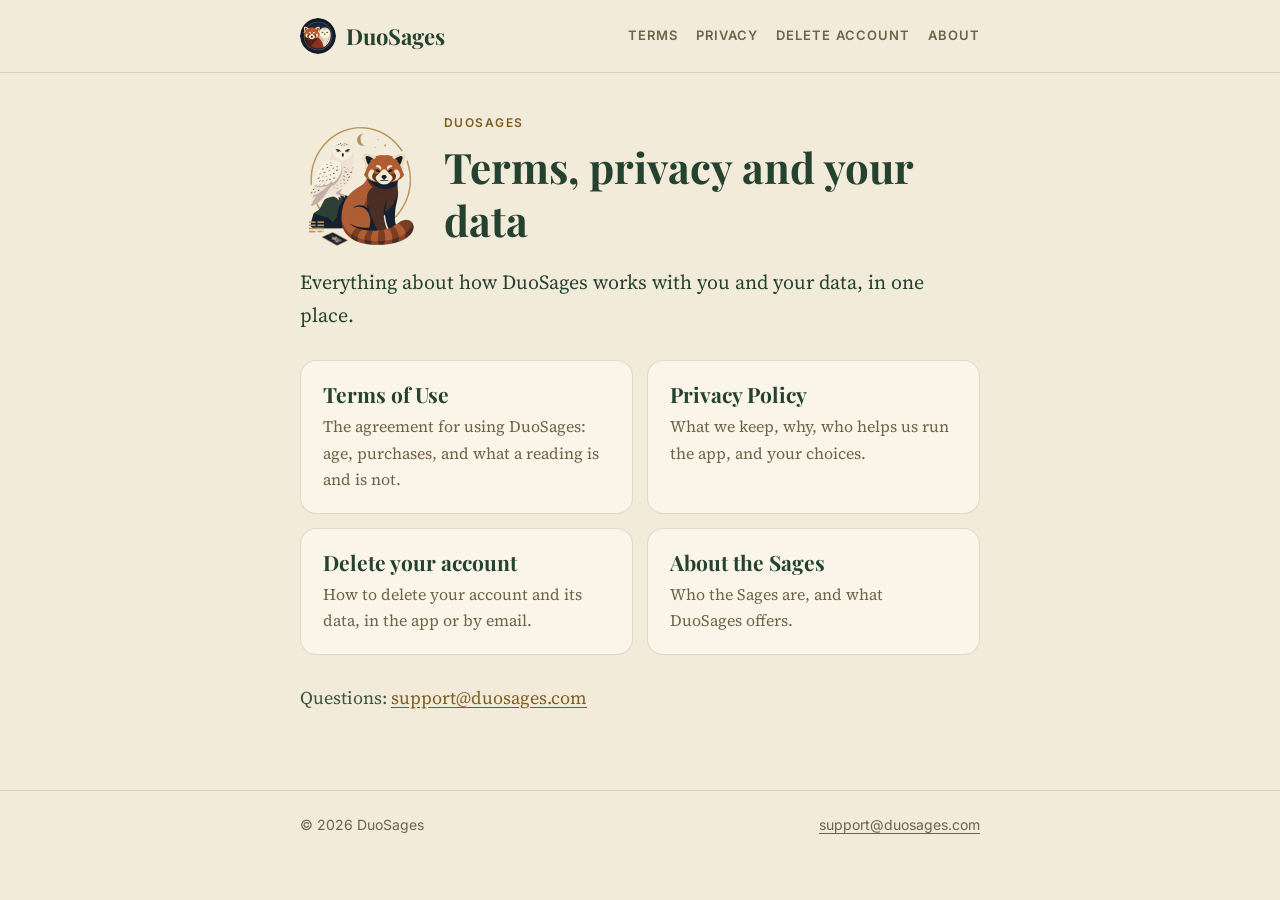
<file: index.html>
<!doctype html>
<html lang="en">
<head>
  <meta charset="utf-8">
  <meta name="viewport" content="width=device-width, initial-scale=1">
  <title>DuoSages · Terms, privacy and your data</title>
  <meta name="description" content="Terms of Use, Privacy Policy and account deletion for the DuoSages app.">
  <meta name="theme-color" content="#f2ebda" media="(prefers-color-scheme: light)">
  <meta name="theme-color" content="#0e1912" media="(prefers-color-scheme: dark)">
  <link rel="icon" href="/assets/avatar.png" type="image/png">
  <link rel="preconnect" href="https://fonts.googleapis.com">
  <link rel="preconnect" href="https://fonts.gstatic.com" crossorigin>
  <link href="https://fonts.googleapis.com/css2?family=Inter:wght@400;600&family=Playfair+Display:wght@600;700&family=Source+Serif+4:opsz,wght@8..60,400;8..60,600&display=swap" rel="stylesheet">
  <link rel="stylesheet" href="/assets/site.css">
</head>
<body>
  <header class="site">
    <div class="wrap">
      <a class="brand" href="/"><img src="/assets/avatar.png" alt="" width="36" height="36">DuoSages</a>
      <nav class="site" aria-label="Pages">
      <a href="/terms">Terms</a>
      <a href="/privacy">Privacy</a>
      <a href="/delete-account">Delete account</a>
      <a href="/about">About</a>
      </nav>
    </div>
  </header>
  <main>
    <div class="wrap">
<div class="hero">
  <img src="/assets/mascot.png" alt="The DuoSages owl and red panda" width="120" height="120">
  <div>
    <p class="eyebrow">DuoSages</p>
    <h1>Terms, privacy and your data</h1>
  </div>
</div>

<p class="lede">Everything about how DuoSages works with you and your data, in one place.</p>

<div class="cards">
  <a class="card" href="/terms">
    <h2>Terms of Use</h2>
    <p>The agreement for using DuoSages: age, purchases, and what a reading is and is not.</p>
  </a>
  <a class="card" href="/privacy">
    <h2>Privacy Policy</h2>
    <p>What we keep, why, who helps us run the app, and your choices.</p>
  </a>
  <a class="card" href="/delete-account">
    <h2>Delete your account</h2>
    <p>How to delete your account and its data, in the app or by email.</p>
  </a>
  <a class="card" href="/about">
    <h2>About the Sages</h2>
    <p>Who the Sages are, and what DuoSages offers.</p>
  </a>
</div>

<p>Questions: <a href="mailto:support@duosages.com">support@duosages.com</a></p>
    </div>
  </main>
  <footer class="site">
    <div class="wrap">
      <span>&copy; 2026 DuoSages</span>
      <span><a href="mailto:support@duosages.com">support@duosages.com</a></span>
    </div>
  </footer>
</body>
</html>
</file>
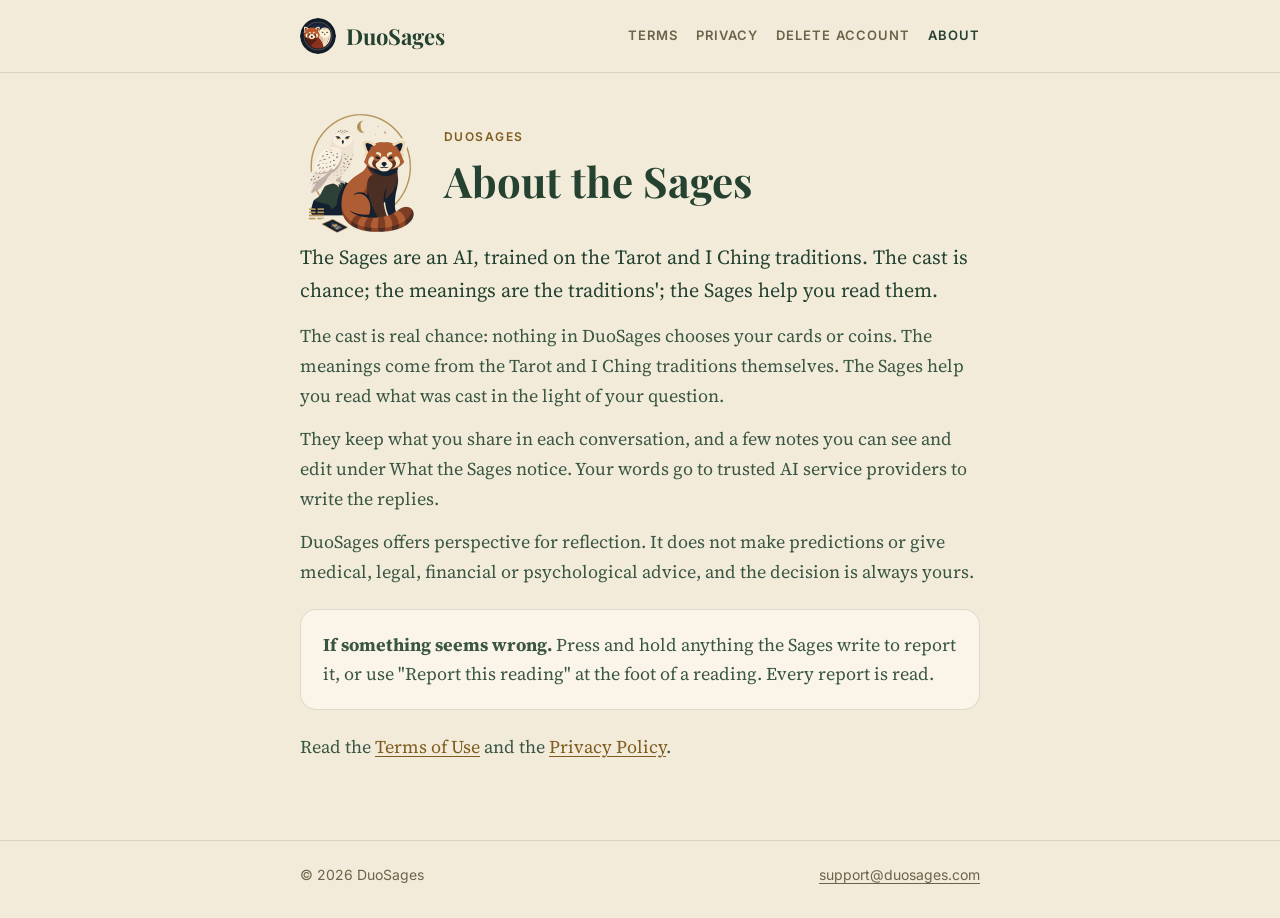
<file: about/index.html>
<!doctype html>
<html lang="en">
<head>
  <meta charset="utf-8">
  <meta name="viewport" content="width=device-width, initial-scale=1">
  <title>About the Sages · DuoSages</title>
  <meta name="description" content="Who the Sages are, and what DuoSages offers.">
  <meta name="theme-color" content="#f2ebda" media="(prefers-color-scheme: light)">
  <meta name="theme-color" content="#0e1912" media="(prefers-color-scheme: dark)">
  <link rel="icon" href="/assets/avatar.png" type="image/png">
  <link rel="preconnect" href="https://fonts.googleapis.com">
  <link rel="preconnect" href="https://fonts.gstatic.com" crossorigin>
  <link href="https://fonts.googleapis.com/css2?family=Inter:wght@400;600&family=Playfair+Display:wght@600;700&family=Source+Serif+4:opsz,wght@8..60,400;8..60,600&display=swap" rel="stylesheet">
  <link rel="stylesheet" href="/assets/site.css">
</head>
<body>
  <header class="site">
    <div class="wrap">
      <a class="brand" href="/"><img src="/assets/avatar.png" alt="" width="36" height="36">DuoSages</a>
      <nav class="site" aria-label="Pages">
      <a href="/terms">Terms</a>
      <a href="/privacy">Privacy</a>
      <a href="/delete-account">Delete account</a>
      <a href="/about" aria-current="page">About</a>
      </nav>
    </div>
  </header>
  <main>
    <div class="wrap">
<div class="hero">
  <img src="/assets/mascot.png" alt="The DuoSages owl and red panda" width="120" height="120">
  <div>
    <p class="eyebrow">DuoSages</p>
    <h1>About the Sages</h1>
  </div>
</div>

<p class="lede">The Sages are an AI, trained on the Tarot and I Ching traditions. The cast is chance; the meanings are the traditions'; the Sages help you read them.</p>

<p>The cast is real chance: nothing in DuoSages chooses your cards or coins. The meanings come from the Tarot and I Ching traditions themselves. The Sages help you read what was cast in the light of your question.</p>

<p>They keep what you share in each conversation, and a few notes you can see and edit under What the Sages notice. Your words go to trusted AI service providers to write the replies.</p>

<p>DuoSages offers perspective for reflection. It does not make predictions or give medical, legal, financial or psychological advice, and the decision is always yours.</p>

<div class="card">
  <p><strong>If something seems wrong.</strong> Press and hold anything the Sages write to report it, or use "Report this reading" at the foot of a reading. Every report is read.</p>
</div>

<p>Read the <a href="/terms">Terms of Use</a> and the <a href="/privacy">Privacy Policy</a>.</p>
    </div>
  </main>
  <footer class="site">
    <div class="wrap">
      <span>&copy; 2026 DuoSages</span>
      <span><a href="mailto:support@duosages.com">support@duosages.com</a></span>
    </div>
  </footer>
</body>
</html>
</file>
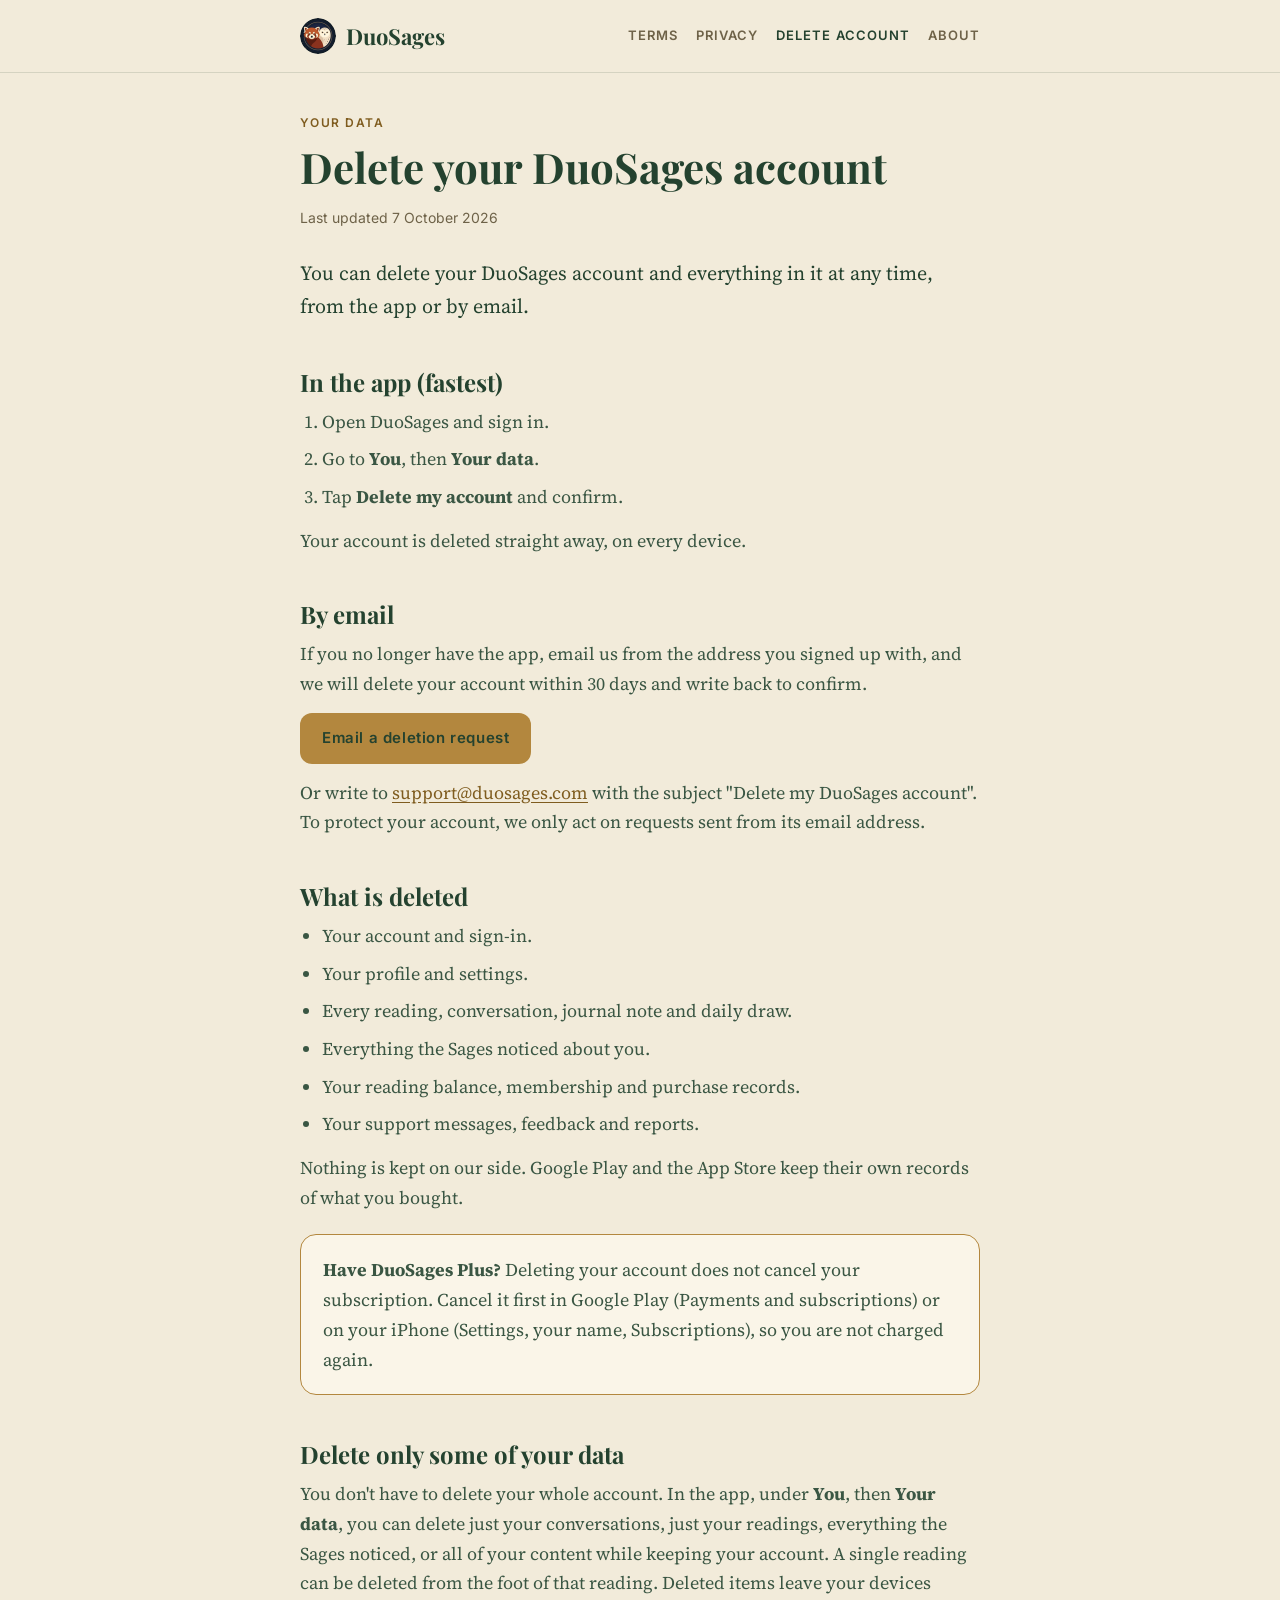
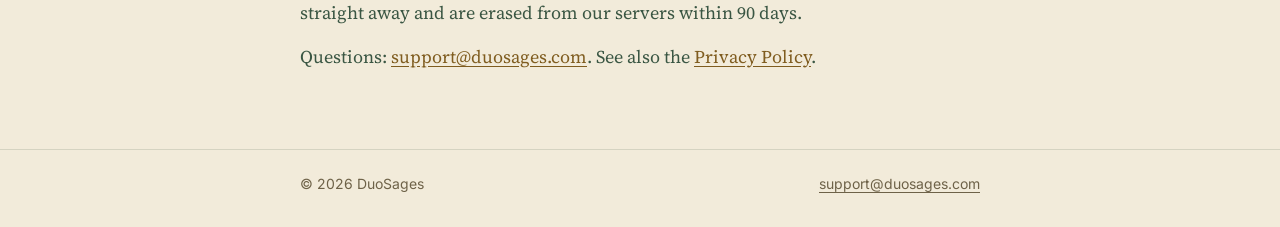
<file: delete-account/index.html>
<!doctype html>
<html lang="en">
<head>
  <meta charset="utf-8">
  <meta name="viewport" content="width=device-width, initial-scale=1">
  <title>Delete your account · DuoSages</title>
  <meta name="description" content="How to delete your DuoSages account and its data, in the app or by email.">
  <meta name="theme-color" content="#f2ebda" media="(prefers-color-scheme: light)">
  <meta name="theme-color" content="#0e1912" media="(prefers-color-scheme: dark)">
  <link rel="icon" href="/assets/avatar.png" type="image/png">
  <link rel="preconnect" href="https://fonts.googleapis.com">
  <link rel="preconnect" href="https://fonts.gstatic.com" crossorigin>
  <link href="https://fonts.googleapis.com/css2?family=Inter:wght@400;600&family=Playfair+Display:wght@600;700&family=Source+Serif+4:opsz,wght@8..60,400;8..60,600&display=swap" rel="stylesheet">
  <link rel="stylesheet" href="/assets/site.css">
</head>
<body>
  <header class="site">
    <div class="wrap">
      <a class="brand" href="/"><img src="/assets/avatar.png" alt="" width="36" height="36">DuoSages</a>
      <nav class="site" aria-label="Pages">
      <a href="/terms">Terms</a>
      <a href="/privacy">Privacy</a>
      <a href="/delete-account" aria-current="page">Delete account</a>
      <a href="/about">About</a>
      </nav>
    </div>
  </header>
  <main>
    <div class="wrap">
<p class="eyebrow">Your data</p>
<h1>Delete your DuoSages account</h1>
<p class="updated">Last updated 7 October 2026</p>

<p class="lede">You can delete your DuoSages account and everything in it at any time, from the app or by email.</p>

<h2>In the app (fastest)</h2>
<ol>
  <li>Open DuoSages and sign in.</li>
  <li>Go to <strong>You</strong>, then <strong>Your data</strong>.</li>
  <li>Tap <strong>Delete my account</strong> and confirm.</li>
</ol>
<p>Your account is deleted straight away, on every device.</p>

<h2>By email</h2>
<p>If you no longer have the app, email us from the address you signed up with, and we will delete your account within 30 days and write back to confirm.</p>
<p><a class="button" href="mailto:support@duosages.com?subject=Delete%20my%20DuoSages%20account&amp;body=Please%20delete%20my%20DuoSages%20account%20and%20all%20of%20its%20data.%20I%20am%20writing%20from%20the%20email%20address%20I%20signed%20up%20with.">Email a deletion request</a></p>
<p>Or write to <a href="mailto:support@duosages.com">support@duosages.com</a> with the subject "Delete my DuoSages account". To protect your account, we only act on requests sent from its email address.</p>

<h2>What is deleted</h2>
<ul>
  <li>Your account and sign-in.</li>
  <li>Your profile and settings.</li>
  <li>Every reading, conversation, journal note and daily draw.</li>
  <li>Everything the Sages noticed about you.</li>
  <li>Your reading balance, membership and purchase records.</li>
  <li>Your support messages, feedback and reports.</li>
</ul>
<p>Nothing is kept on our side. Google Play and the App Store keep their own records of what you bought.</p>

<div class="card gold">
  <p><strong>Have DuoSages Plus?</strong> Deleting your account does not cancel your subscription. Cancel it first in Google Play (Payments and subscriptions) or on your iPhone (Settings, your name, Subscriptions), so you are not charged again.</p>
</div>

<h2>Delete only some of your data</h2>
<p>You don't have to delete your whole account. In the app, under <strong>You</strong>, then <strong>Your data</strong>, you can delete just your conversations, just your readings, everything the Sages noticed, or all of your content while keeping your account. A single reading can be deleted from the foot of that reading. Deleted items leave your devices straight away and are erased from our servers within 90 days.</p>

<p>Questions: <a href="mailto:support@duosages.com">support@duosages.com</a>. See also the <a href="/privacy">Privacy Policy</a>.</p>
    </div>
  </main>
  <footer class="site">
    <div class="wrap">
      <span>&copy; 2026 DuoSages</span>
      <span><a href="mailto:support@duosages.com">support@duosages.com</a></span>
    </div>
  </footer>
</body>
</html>
</file>
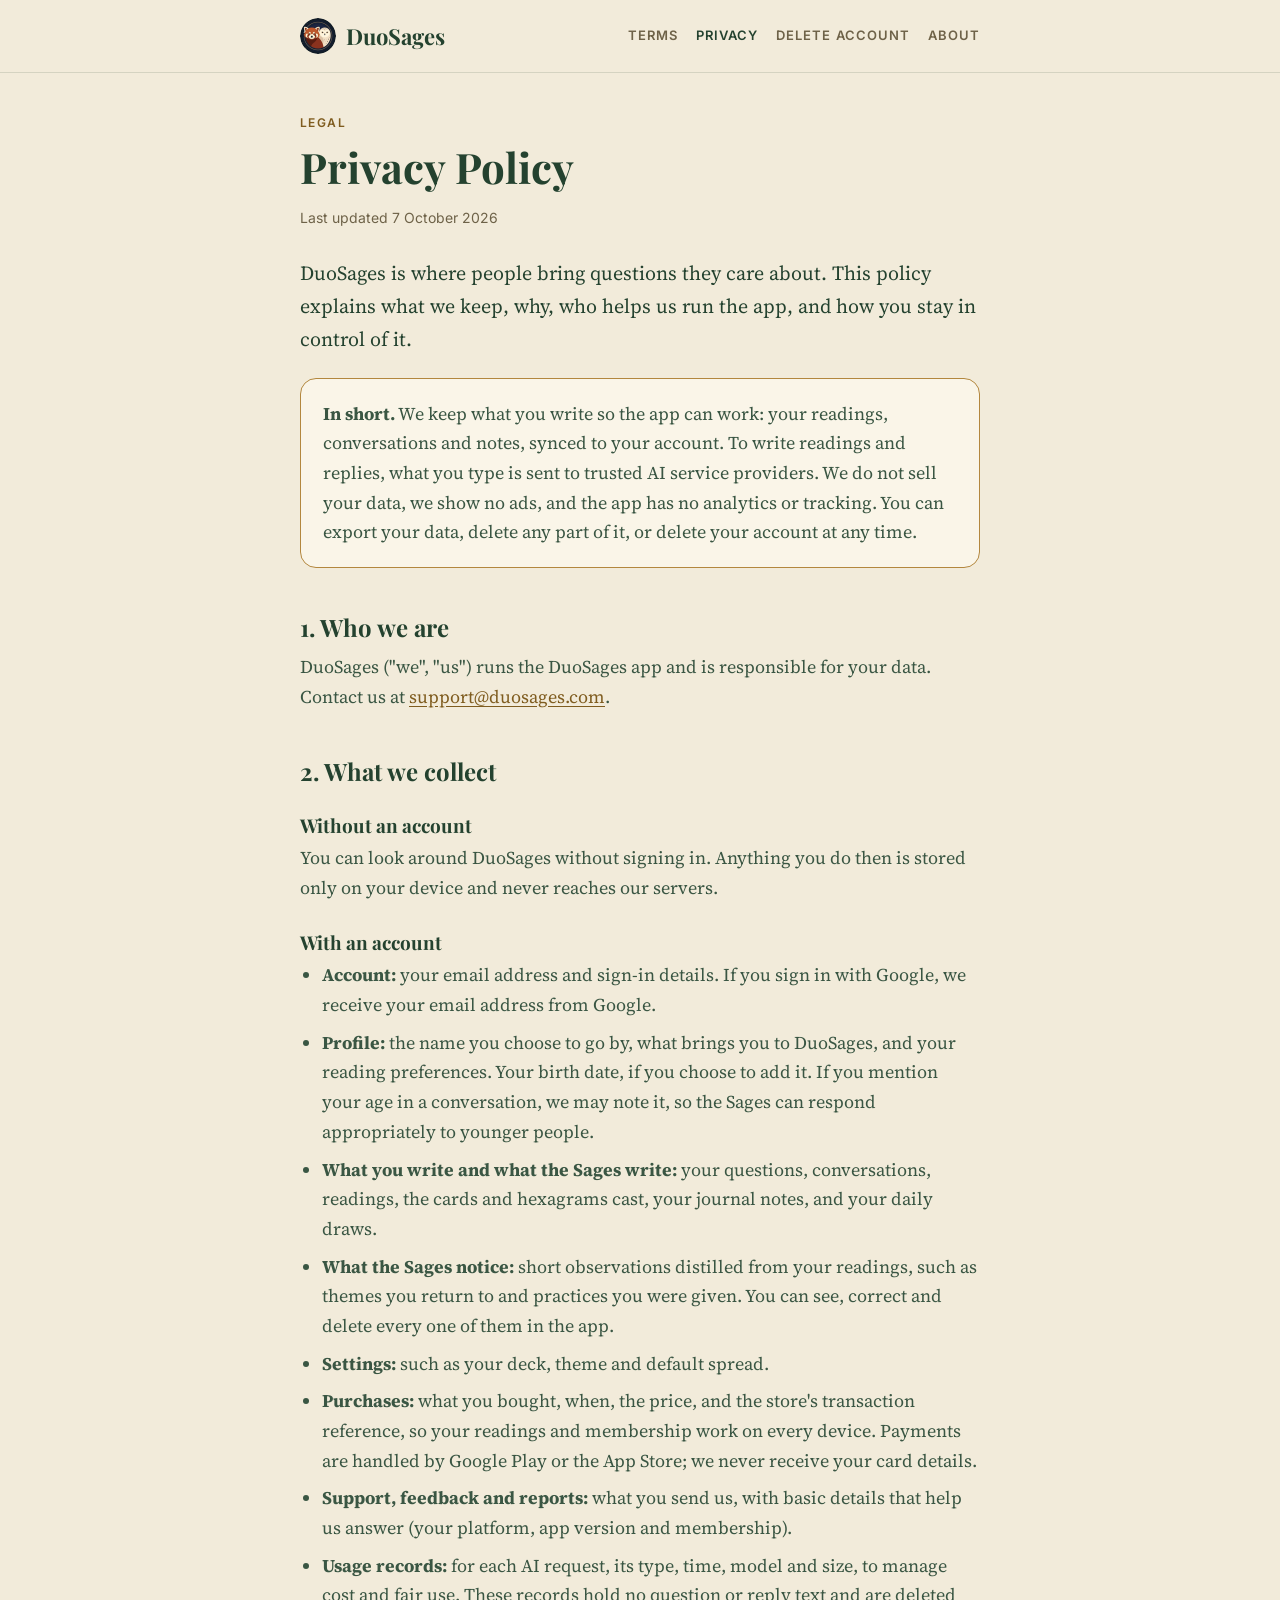
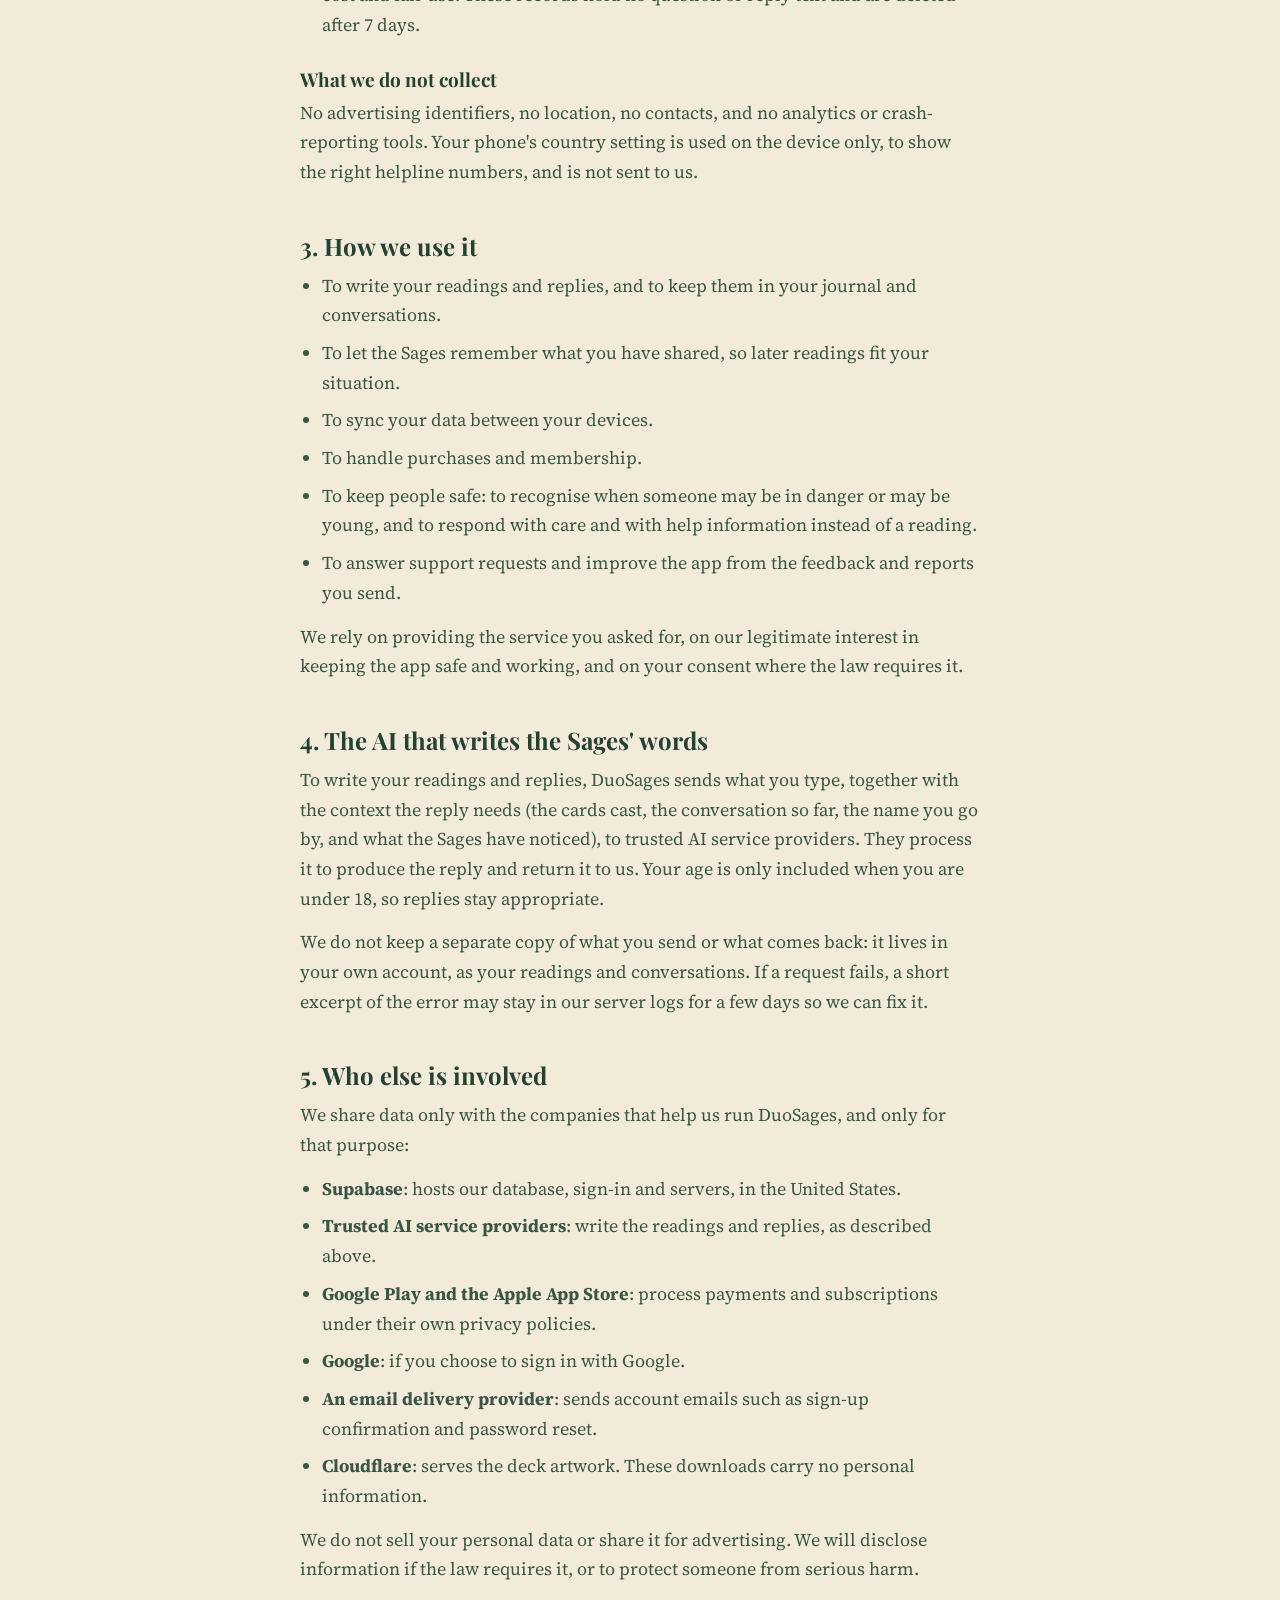
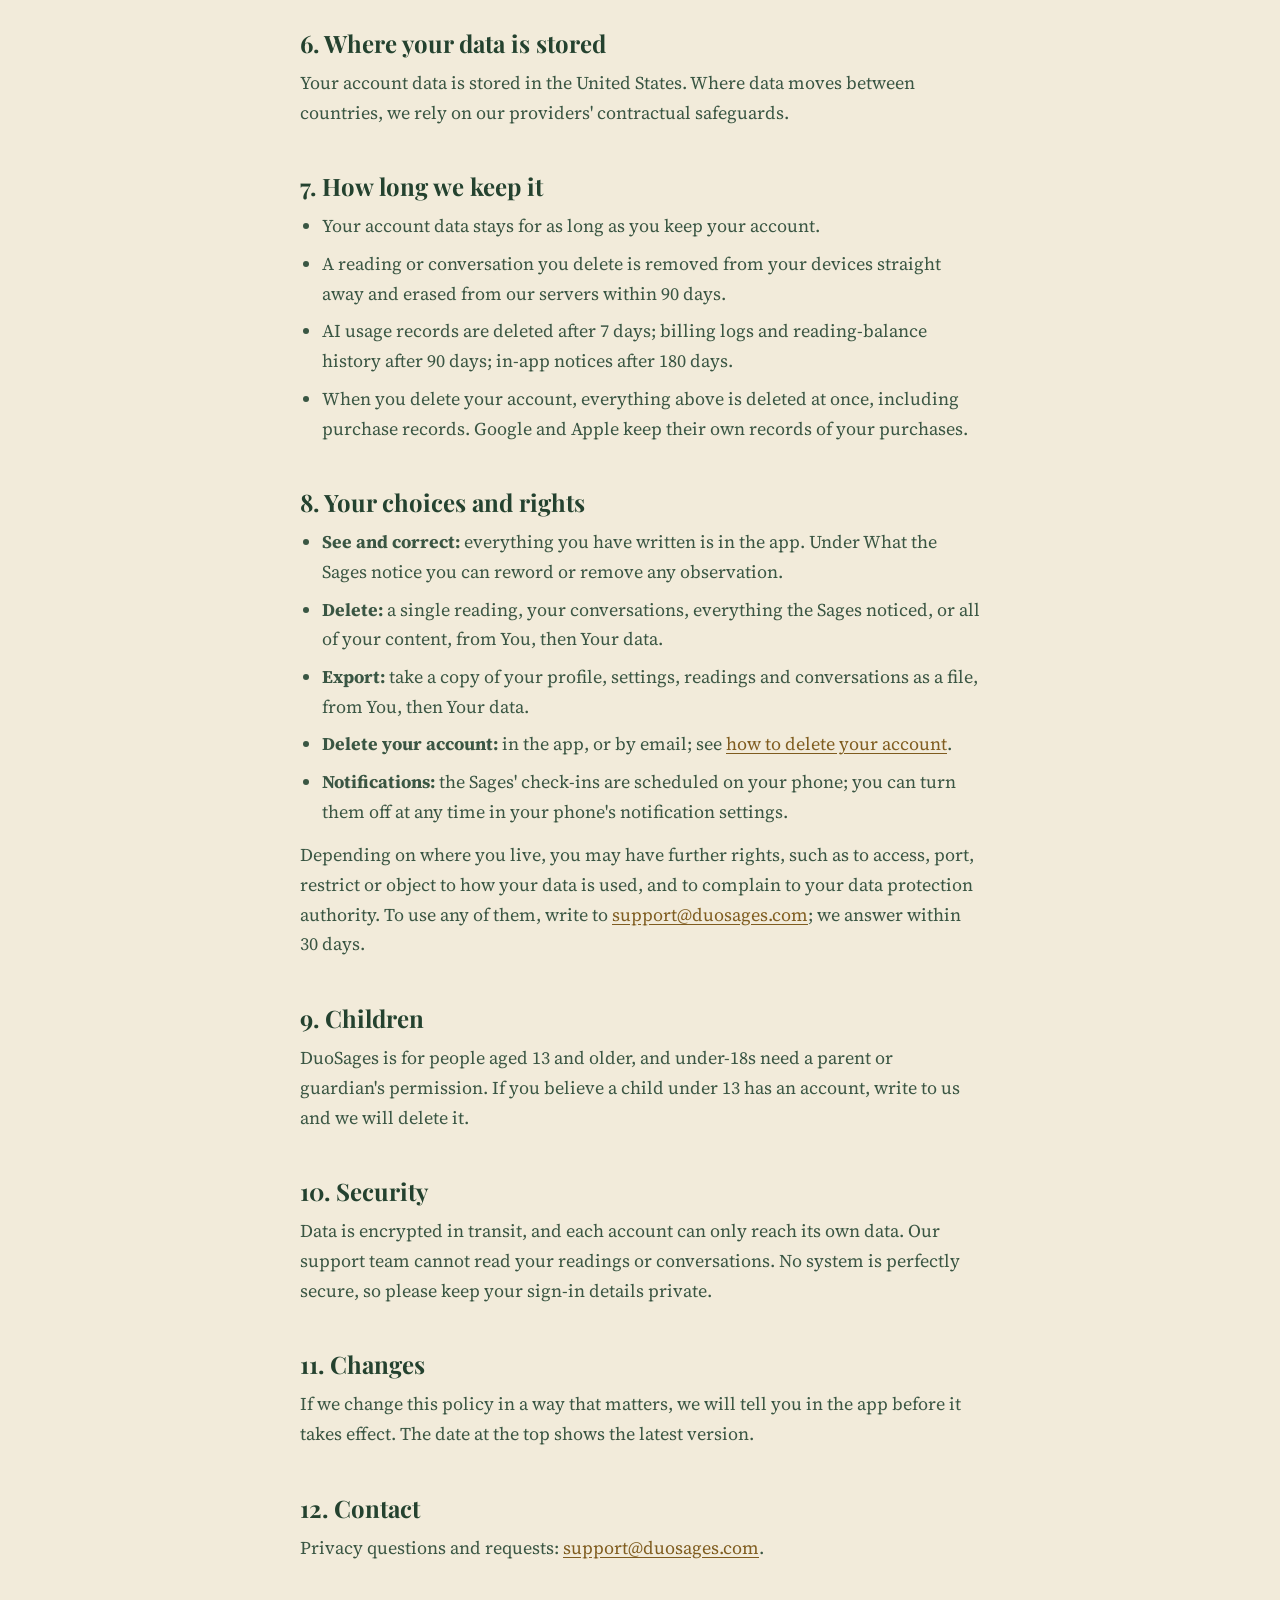
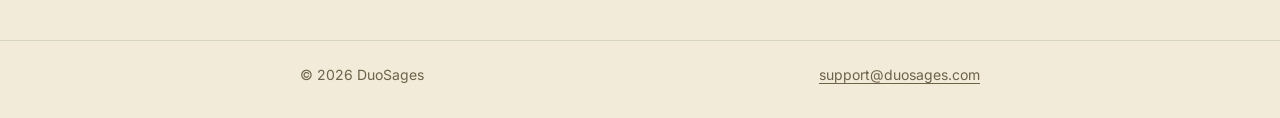
<file: privacy/index.html>
<!doctype html>
<html lang="en">
<head>
  <meta charset="utf-8">
  <meta name="viewport" content="width=device-width, initial-scale=1">
  <title>Privacy Policy · DuoSages</title>
  <meta name="description" content="What DuoSages keeps, why, and how you stay in control of it.">
  <meta name="theme-color" content="#f2ebda" media="(prefers-color-scheme: light)">
  <meta name="theme-color" content="#0e1912" media="(prefers-color-scheme: dark)">
  <link rel="icon" href="/assets/avatar.png" type="image/png">
  <link rel="preconnect" href="https://fonts.googleapis.com">
  <link rel="preconnect" href="https://fonts.gstatic.com" crossorigin>
  <link href="https://fonts.googleapis.com/css2?family=Inter:wght@400;600&family=Playfair+Display:wght@600;700&family=Source+Serif+4:opsz,wght@8..60,400;8..60,600&display=swap" rel="stylesheet">
  <link rel="stylesheet" href="/assets/site.css">
</head>
<body>
  <header class="site">
    <div class="wrap">
      <a class="brand" href="/"><img src="/assets/avatar.png" alt="" width="36" height="36">DuoSages</a>
      <nav class="site" aria-label="Pages">
      <a href="/terms">Terms</a>
      <a href="/privacy" aria-current="page">Privacy</a>
      <a href="/delete-account">Delete account</a>
      <a href="/about">About</a>
      </nav>
    </div>
  </header>
  <main>
    <div class="wrap">
<p class="eyebrow">Legal</p>
<h1>Privacy Policy</h1>
<p class="updated">Last updated 7 October 2026</p>

<p class="lede">DuoSages is where people bring questions they care about. This policy explains what we keep, why, who helps us run the app, and how you stay in control of it.</p>

<div class="card gold">
  <p><strong>In short.</strong> We keep what you write so the app can work: your readings, conversations and notes, synced to your account. To write readings and replies, what you type is sent to trusted AI service providers. We do not sell your data, we show no ads, and the app has no analytics or tracking. You can export your data, delete any part of it, or delete your account at any time.</p>
</div>

<h2>1. Who we are</h2>
<p>DuoSages ("we", "us") runs the DuoSages app and is responsible for your data. Contact us at <a href="mailto:support@duosages.com">support@duosages.com</a>.</p>

<h2>2. What we collect</h2>
<h3>Without an account</h3>
<p>You can look around DuoSages without signing in. Anything you do then is stored only on your device and never reaches our servers.</p>

<h3>With an account</h3>
<ul>
  <li><strong>Account:</strong> your email address and sign-in details. If you sign in with Google, we receive your email address from Google.</li>
  <li><strong>Profile:</strong> the name you choose to go by, what brings you to DuoSages, and your reading preferences. Your birth date, if you choose to add it. If you mention your age in a conversation, we may note it, so the Sages can respond appropriately to younger people.</li>
  <li><strong>What you write and what the Sages write:</strong> your questions, conversations, readings, the cards and hexagrams cast, your journal notes, and your daily draws.</li>
  <li><strong>What the Sages notice:</strong> short observations distilled from your readings, such as themes you return to and practices you were given. You can see, correct and delete every one of them in the app.</li>
  <li><strong>Settings:</strong> such as your deck, theme and default spread.</li>
  <li><strong>Purchases:</strong> what you bought, when, the price, and the store's transaction reference, so your readings and membership work on every device. Payments are handled by Google Play or the App Store; we never receive your card details.</li>
  <li><strong>Support, feedback and reports:</strong> what you send us, with basic details that help us answer (your platform, app version and membership).</li>
  <li><strong>Usage records:</strong> for each AI request, its type, time, model and size, to manage cost and fair use. These records hold no question or reply text and are deleted after 7 days.</li>
</ul>

<h3>What we do not collect</h3>
<p>No advertising identifiers, no location, no contacts, and no analytics or crash-reporting tools. Your phone's country setting is used on the device only, to show the right helpline numbers, and is not sent to us.</p>

<h2>3. How we use it</h2>
<ul>
  <li>To write your readings and replies, and to keep them in your journal and conversations.</li>
  <li>To let the Sages remember what you have shared, so later readings fit your situation.</li>
  <li>To sync your data between your devices.</li>
  <li>To handle purchases and membership.</li>
  <li>To keep people safe: to recognise when someone may be in danger or may be young, and to respond with care and with help information instead of a reading.</li>
  <li>To answer support requests and improve the app from the feedback and reports you send.</li>
</ul>
<p>We rely on providing the service you asked for, on our legitimate interest in keeping the app safe and working, and on your consent where the law requires it.</p>

<h2>4. The AI that writes the Sages' words</h2>
<p>To write your readings and replies, DuoSages sends what you type, together with the context the reply needs (the cards cast, the conversation so far, the name you go by, and what the Sages have noticed), to trusted AI service providers. They process it to produce the reply and return it to us. Your age is only included when you are under 18, so replies stay appropriate.</p>
<p>We do not keep a separate copy of what you send or what comes back: it lives in your own account, as your readings and conversations. If a request fails, a short excerpt of the error may stay in our server logs for a few days so we can fix it.</p>

<h2>5. Who else is involved</h2>
<p>We share data only with the companies that help us run DuoSages, and only for that purpose:</p>
<ul>
  <li><strong>Supabase</strong>: hosts our database, sign-in and servers, in the United States.</li>
  <li><strong>Trusted AI service providers</strong>: write the readings and replies, as described above.</li>
  <li><strong>Google Play and the Apple App Store</strong>: process payments and subscriptions under their own privacy policies.</li>
  <li><strong>Google</strong>: if you choose to sign in with Google.</li>
  <li><strong>An email delivery provider</strong>: sends account emails such as sign-up confirmation and password reset.</li>
  <li><strong>Cloudflare</strong>: serves the deck artwork. These downloads carry no personal information.</li>
</ul>
<p>We do not sell your personal data or share it for advertising. We will disclose information if the law requires it, or to protect someone from serious harm.</p>

<h2>6. Where your data is stored</h2>
<p>Your account data is stored in the United States. Where data moves between countries, we rely on our providers' contractual safeguards.</p>

<h2>7. How long we keep it</h2>
<ul>
  <li>Your account data stays for as long as you keep your account.</li>
  <li>A reading or conversation you delete is removed from your devices straight away and erased from our servers within 90 days.</li>
  <li>AI usage records are deleted after 7 days; billing logs and reading-balance history after 90 days; in-app notices after 180 days.</li>
  <li>When you delete your account, everything above is deleted at once, including purchase records. Google and Apple keep their own records of your purchases.</li>
</ul>

<h2>8. Your choices and rights</h2>
<ul>
  <li><strong>See and correct:</strong> everything you have written is in the app. Under What the Sages notice you can reword or remove any observation.</li>
  <li><strong>Delete:</strong> a single reading, your conversations, everything the Sages noticed, or all of your content, from You, then Your data.</li>
  <li><strong>Export:</strong> take a copy of your profile, settings, readings and conversations as a file, from You, then Your data.</li>
  <li><strong>Delete your account:</strong> in the app, or by email; see <a href="/delete-account">how to delete your account</a>.</li>
  <li><strong>Notifications:</strong> the Sages' check-ins are scheduled on your phone; you can turn them off at any time in your phone's notification settings.</li>
</ul>
<p>Depending on where you live, you may have further rights, such as to access, port, restrict or object to how your data is used, and to complain to your data protection authority. To use any of them, write to <a href="mailto:support@duosages.com">support@duosages.com</a>; we answer within 30 days.</p>

<h2>9. Children</h2>
<p>DuoSages is for people aged 13 and older, and under-18s need a parent or guardian's permission. If you believe a child under 13 has an account, write to us and we will delete it.</p>

<h2>10. Security</h2>
<p>Data is encrypted in transit, and each account can only reach its own data. Our support team cannot read your readings or conversations. No system is perfectly secure, so please keep your sign-in details private.</p>

<h2>11. Changes</h2>
<p>If we change this policy in a way that matters, we will tell you in the app before it takes effect. The date at the top shows the latest version.</p>

<h2>12. Contact</h2>
<p>Privacy questions and requests: <a href="mailto:support@duosages.com">support@duosages.com</a>.</p>
    </div>
  </main>
  <footer class="site">
    <div class="wrap">
      <span>&copy; 2026 DuoSages</span>
      <span><a href="mailto:support@duosages.com">support@duosages.com</a></span>
    </div>
  </footer>
</body>
</html>
</file>
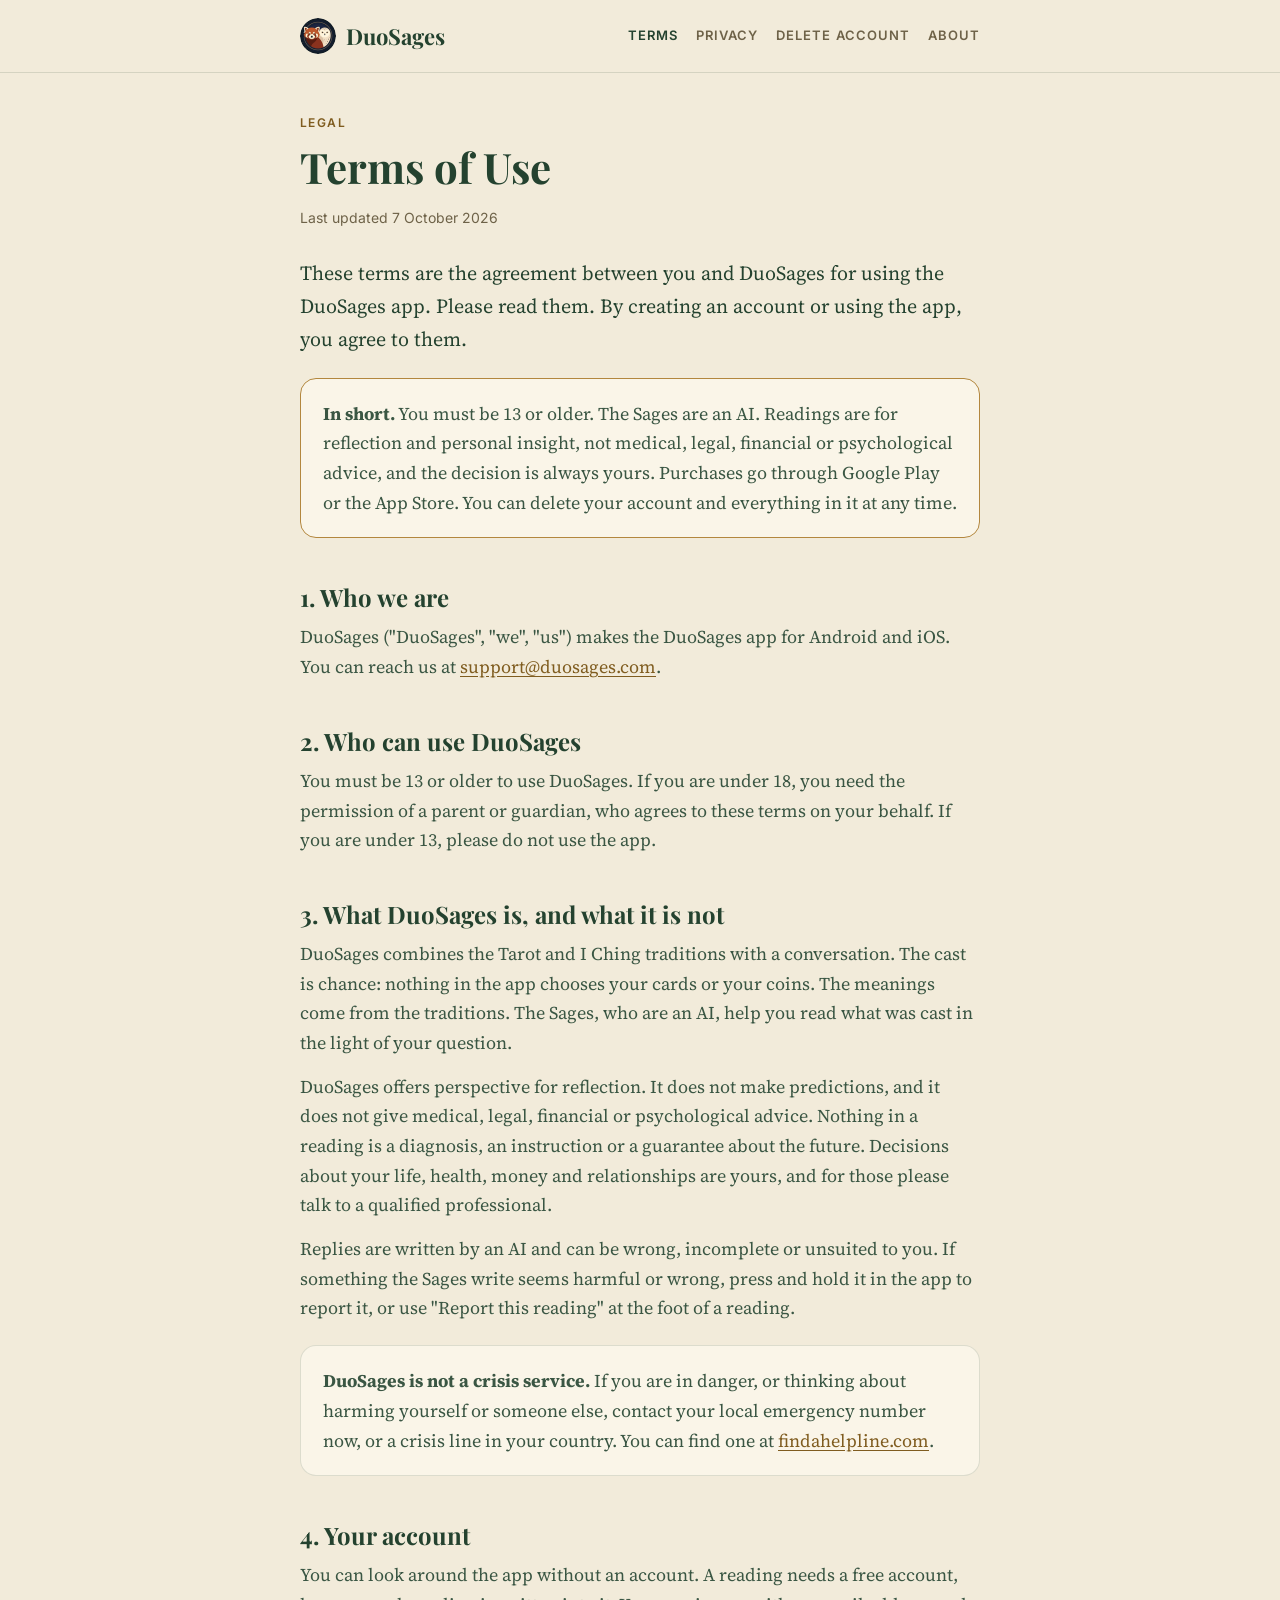
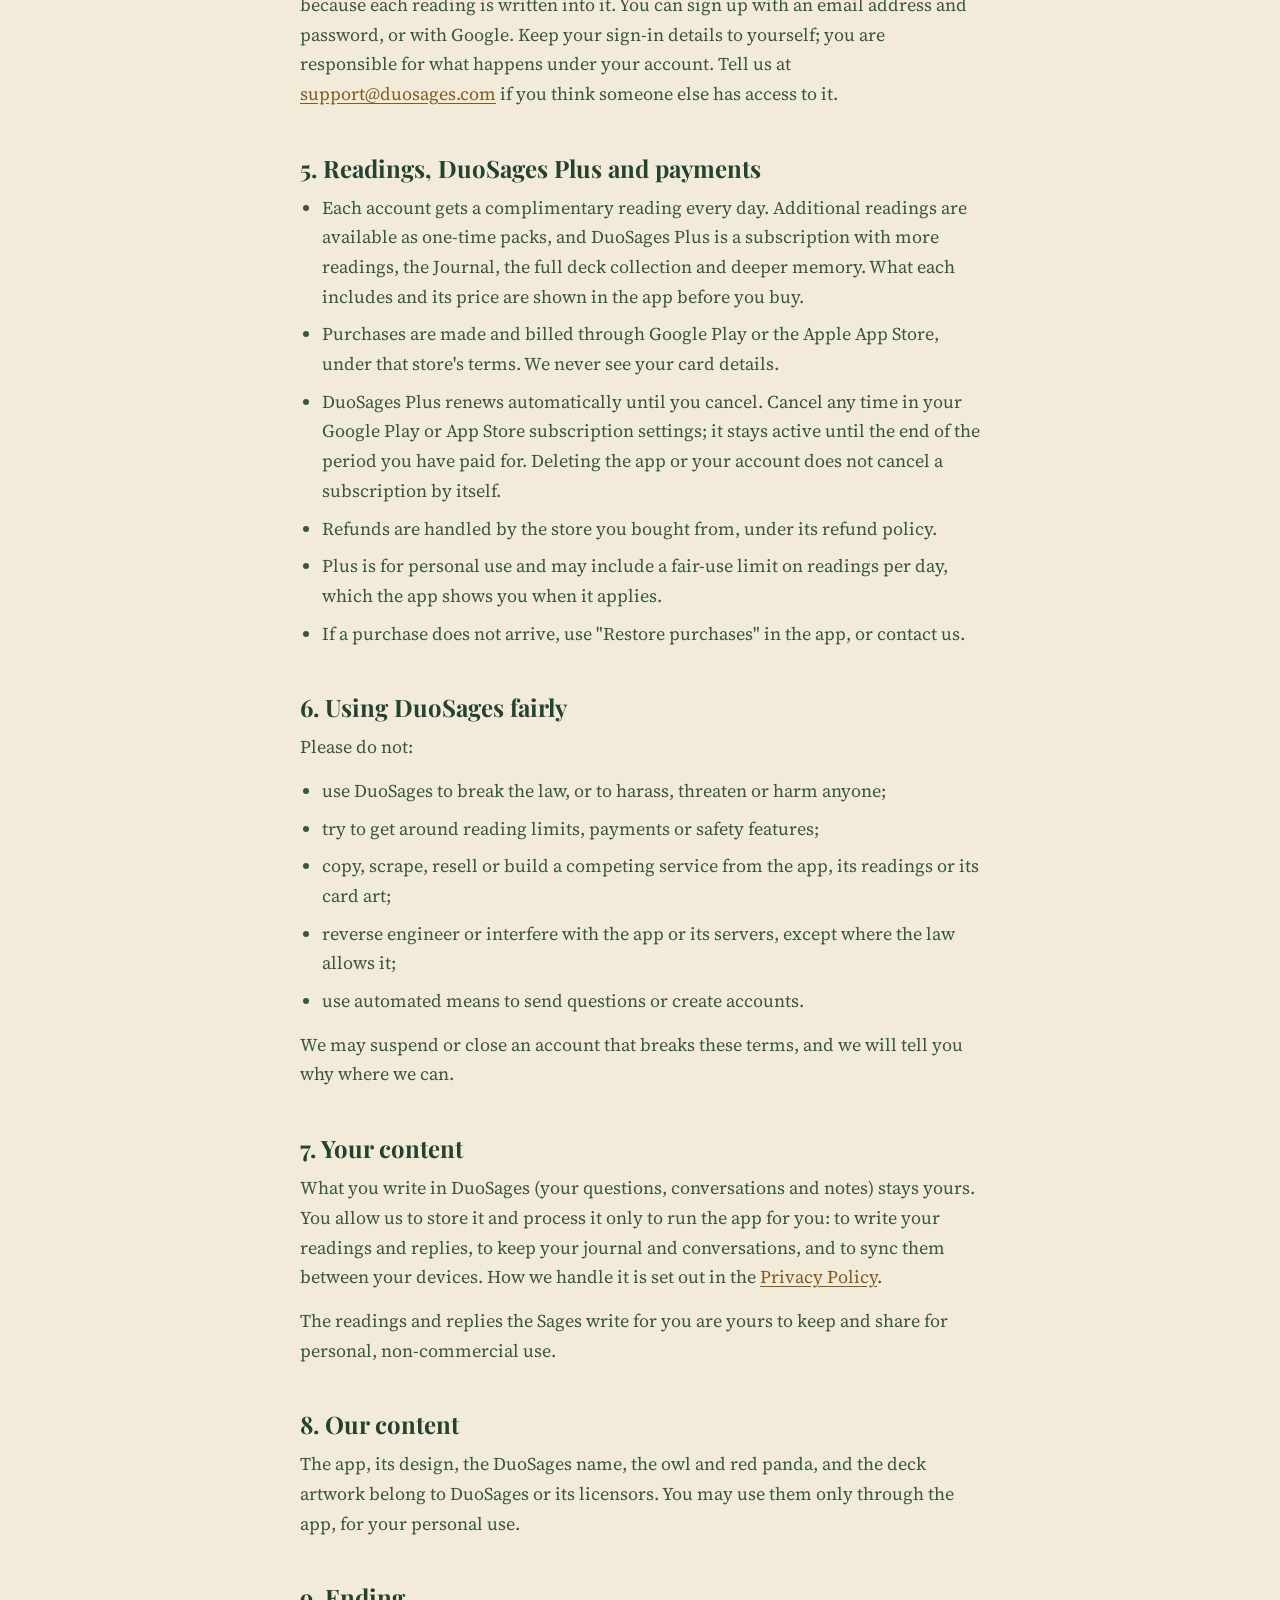
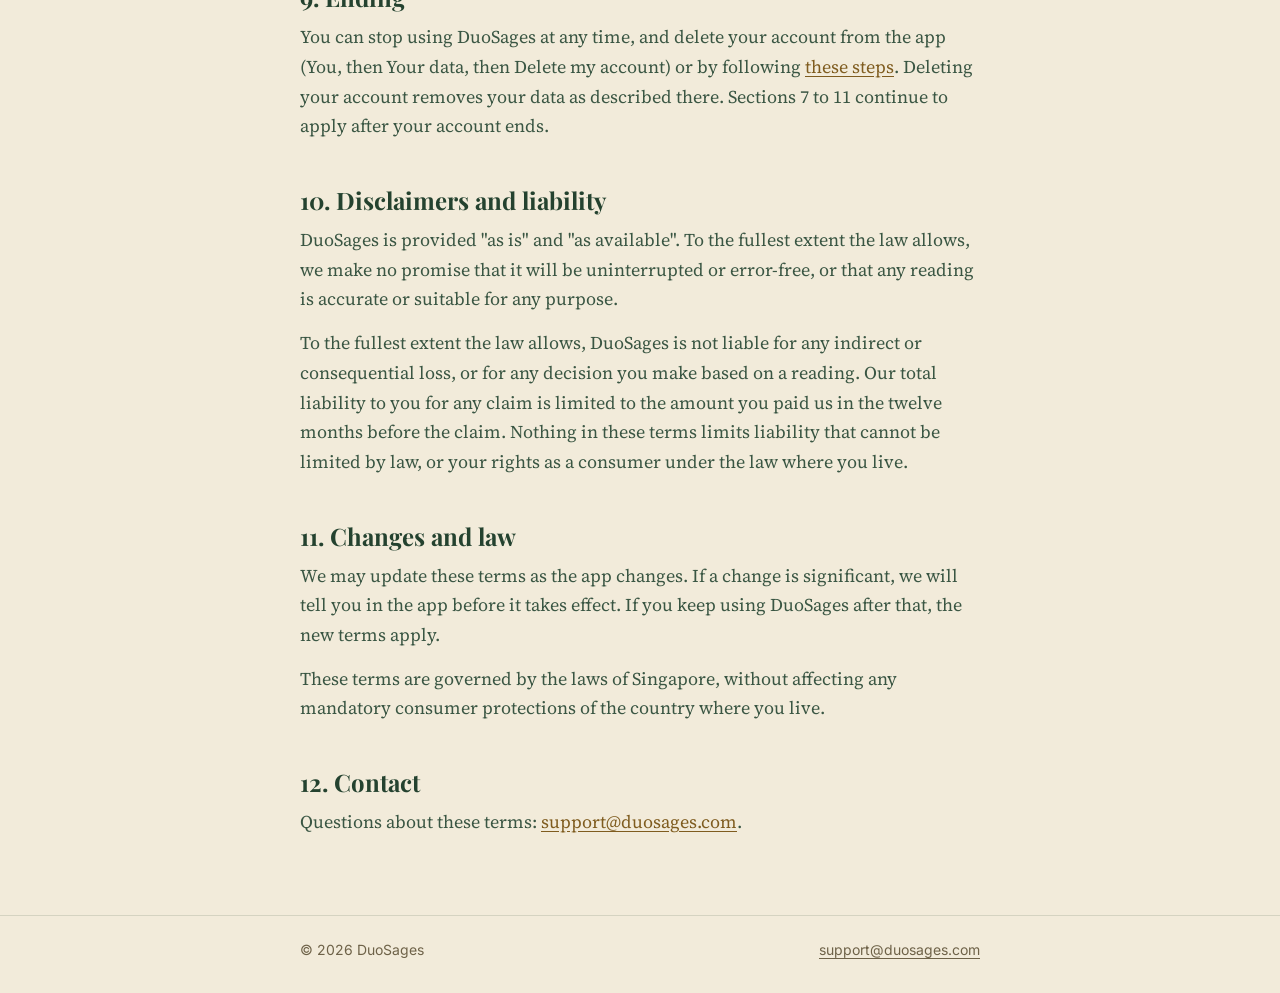
<file: terms/index.html>
<!doctype html>
<html lang="en">
<head>
  <meta charset="utf-8">
  <meta name="viewport" content="width=device-width, initial-scale=1">
  <title>Terms of Use · DuoSages</title>
  <meta name="description" content="The terms for using the DuoSages app.">
  <meta name="theme-color" content="#f2ebda" media="(prefers-color-scheme: light)">
  <meta name="theme-color" content="#0e1912" media="(prefers-color-scheme: dark)">
  <link rel="icon" href="/assets/avatar.png" type="image/png">
  <link rel="preconnect" href="https://fonts.googleapis.com">
  <link rel="preconnect" href="https://fonts.gstatic.com" crossorigin>
  <link href="https://fonts.googleapis.com/css2?family=Inter:wght@400;600&family=Playfair+Display:wght@600;700&family=Source+Serif+4:opsz,wght@8..60,400;8..60,600&display=swap" rel="stylesheet">
  <link rel="stylesheet" href="/assets/site.css">
</head>
<body>
  <header class="site">
    <div class="wrap">
      <a class="brand" href="/"><img src="/assets/avatar.png" alt="" width="36" height="36">DuoSages</a>
      <nav class="site" aria-label="Pages">
      <a href="/terms" aria-current="page">Terms</a>
      <a href="/privacy">Privacy</a>
      <a href="/delete-account">Delete account</a>
      <a href="/about">About</a>
      </nav>
    </div>
  </header>
  <main>
    <div class="wrap">
<p class="eyebrow">Legal</p>
<h1>Terms of Use</h1>
<p class="updated">Last updated 7 October 2026</p>

<p class="lede">These terms are the agreement between you and DuoSages for using the DuoSages app. Please read them. By creating an account or using the app, you agree to them.</p>

<div class="card gold">
  <p><strong>In short.</strong> You must be 13 or older. The Sages are an AI. Readings are for reflection and personal insight, not medical, legal, financial or psychological advice, and the decision is always yours. Purchases go through Google Play or the App Store. You can delete your account and everything in it at any time.</p>
</div>

<h2>1. Who we are</h2>
<p>DuoSages ("DuoSages", "we", "us") makes the DuoSages app for Android and iOS. You can reach us at <a href="mailto:support@duosages.com">support@duosages.com</a>.</p>

<h2>2. Who can use DuoSages</h2>
<p>You must be 13 or older to use DuoSages. If you are under 18, you need the permission of a parent or guardian, who agrees to these terms on your behalf. If you are under 13, please do not use the app.</p>

<h2>3. What DuoSages is, and what it is not</h2>
<p>DuoSages combines the Tarot and I Ching traditions with a conversation. The cast is chance: nothing in the app chooses your cards or your coins. The meanings come from the traditions. The Sages, who are an AI, help you read what was cast in the light of your question.</p>
<p>DuoSages offers perspective for reflection. It does not make predictions, and it does not give medical, legal, financial or psychological advice. Nothing in a reading is a diagnosis, an instruction or a guarantee about the future. Decisions about your life, health, money and relationships are yours, and for those please talk to a qualified professional.</p>
<p>Replies are written by an AI and can be wrong, incomplete or unsuited to you. If something the Sages write seems harmful or wrong, press and hold it in the app to report it, or use "Report this reading" at the foot of a reading.</p>

<div class="card">
  <p><strong>DuoSages is not a crisis service.</strong> If you are in danger, or thinking about harming yourself or someone else, contact your local emergency number now, or a crisis line in your country. You can find one at <a href="https://findahelpline.com" rel="noopener">findahelpline.com</a>.</p>
</div>

<h2>4. Your account</h2>
<p>You can look around the app without an account. A reading needs a free account, because each reading is written into it. You can sign up with an email address and password, or with Google. Keep your sign-in details to yourself; you are responsible for what happens under your account. Tell us at <a href="mailto:support@duosages.com">support@duosages.com</a> if you think someone else has access to it.</p>

<h2>5. Readings, DuoSages Plus and payments</h2>
<ul>
  <li>Each account gets a complimentary reading every day. Additional readings are available as one-time packs, and DuoSages Plus is a subscription with more readings, the Journal, the full deck collection and deeper memory. What each includes and its price are shown in the app before you buy.</li>
  <li>Purchases are made and billed through Google Play or the Apple App Store, under that store's terms. We never see your card details.</li>
  <li>DuoSages Plus renews automatically until you cancel. Cancel any time in your Google Play or App Store subscription settings; it stays active until the end of the period you have paid for. Deleting the app or your account does not cancel a subscription by itself.</li>
  <li>Refunds are handled by the store you bought from, under its refund policy.</li>
  <li>Plus is for personal use and may include a fair-use limit on readings per day, which the app shows you when it applies.</li>
  <li>If a purchase does not arrive, use "Restore purchases" in the app, or contact us.</li>
</ul>

<h2>6. Using DuoSages fairly</h2>
<p>Please do not:</p>
<ul>
  <li>use DuoSages to break the law, or to harass, threaten or harm anyone;</li>
  <li>try to get around reading limits, payments or safety features;</li>
  <li>copy, scrape, resell or build a competing service from the app, its readings or its card art;</li>
  <li>reverse engineer or interfere with the app or its servers, except where the law allows it;</li>
  <li>use automated means to send questions or create accounts.</li>
</ul>
<p>We may suspend or close an account that breaks these terms, and we will tell you why where we can.</p>

<h2>7. Your content</h2>
<p>What you write in DuoSages (your questions, conversations and notes) stays yours. You allow us to store it and process it only to run the app for you: to write your readings and replies, to keep your journal and conversations, and to sync them between your devices. How we handle it is set out in the <a href="/privacy">Privacy Policy</a>.</p>
<p>The readings and replies the Sages write for you are yours to keep and share for personal, non-commercial use.</p>

<h2>8. Our content</h2>
<p>The app, its design, the DuoSages name, the owl and red panda, and the deck artwork belong to DuoSages or its licensors. You may use them only through the app, for your personal use.</p>

<h2>9. Ending</h2>
<p>You can stop using DuoSages at any time, and delete your account from the app (You, then Your data, then Delete my account) or by following <a href="/delete-account">these steps</a>. Deleting your account removes your data as described there. Sections 7 to 11 continue to apply after your account ends.</p>

<h2>10. Disclaimers and liability</h2>
<p>DuoSages is provided "as is" and "as available". To the fullest extent the law allows, we make no promise that it will be uninterrupted or error-free, or that any reading is accurate or suitable for any purpose.</p>
<p>To the fullest extent the law allows, DuoSages is not liable for any indirect or consequential loss, or for any decision you make based on a reading. Our total liability to you for any claim is limited to the amount you paid us in the twelve months before the claim. Nothing in these terms limits liability that cannot be limited by law, or your rights as a consumer under the law where you live.</p>

<h2>11. Changes and law</h2>
<p>We may update these terms as the app changes. If a change is significant, we will tell you in the app before it takes effect. If you keep using DuoSages after that, the new terms apply.</p>
<p>These terms are governed by the laws of Singapore, without affecting any mandatory consumer protections of the country where you live.</p>

<h2>12. Contact</h2>
<p>Questions about these terms: <a href="mailto:support@duosages.com">support@duosages.com</a>.</p>
    </div>
  </main>
  <footer class="site">
    <div class="wrap">
      <span>&copy; 2026 DuoSages</span>
      <span><a href="mailto:support@duosages.com">support@duosages.com</a></span>
    </div>
  </footer>
</body>
</html>
</file>
<file: assets/site.css>
/* DuoSages legal pages. The app's almanac palette: parchment, forest ink, antique gold. */

:root {
  --page: #f2ebda;
  --surface: #faf5e8;
  --surface2: #eae1cb;
  --ink: #24422f;
  --ink-soft: #3a5643;
  --muted: #6e6248;
  --hairline: rgba(36, 66, 47, 0.14);
  --gold: #b3873e;
  --gold-ink: #7f5c1f;
  --blush: #c4553d;
  --night: #1e2440;
  color-scheme: light;
}

@media (prefers-color-scheme: dark) {
  :root:not([data-theme="light"]) {
    --page: #0e1912;
    --surface: #152218;
    --surface2: #1d2c20;
    --ink: #f0e8d4;
    --ink-soft: #d8cfb8;
    --muted: #a39c85;
    --hairline: rgba(240, 232, 212, 0.14);
    --gold: #c9a45c;
    --gold-ink: #c9a45c;
    --blush: #d06a52;
    --night: #101a14;
    color-scheme: dark;
  }
}

* { box-sizing: border-box; }

html { -webkit-text-size-adjust: 100%; }

body {
  margin: 0;
  background: var(--page);
  color: var(--ink-soft);
  font-family: "Source Serif 4", Georgia, "Times New Roman", serif;
  font-size: 18px;
  line-height: 1.65;
}

a { color: var(--gold-ink); text-underline-offset: 3px; }
a:hover { color: var(--ink); }

.wrap {
  max-width: 720px;
  margin: 0 auto;
  padding: 0 20px;
}

header.site {
  border-bottom: 1px solid var(--hairline);
}

header.site .wrap {
  display: flex;
  align-items: center;
  justify-content: space-between;
  gap: 16px;
  padding-top: 18px;
  padding-bottom: 18px;
}

.brand {
  display: flex;
  align-items: center;
  gap: 10px;
  text-decoration: none;
  color: var(--ink);
  font-family: "Playfair Display", Georgia, serif;
  font-weight: 700;
  font-size: 22px;
}

.brand img { width: 36px; height: 36px; border-radius: 50%; }

nav.site {
  display: flex;
  flex-wrap: wrap;
  gap: 6px 18px;
  font-family: Inter, system-ui, -apple-system, "Segoe UI", sans-serif;
  font-size: 13px;
  font-weight: 600;
  letter-spacing: 0.08em;
  text-transform: uppercase;
}

nav.site a { color: var(--muted); text-decoration: none; }
nav.site a[aria-current="page"], nav.site a:hover { color: var(--ink); }

main { padding: 40px 0 64px; }

.eyebrow {
  font-family: Inter, system-ui, -apple-system, "Segoe UI", sans-serif;
  font-size: 12px;
  font-weight: 600;
  letter-spacing: 0.12em;
  text-transform: uppercase;
  color: var(--gold-ink);
  margin: 0 0 8px;
}

h1, h2, h3 {
  font-family: "Playfair Display", Georgia, serif;
  color: var(--ink);
  line-height: 1.25;
}

h1 { font-size: clamp(30px, 6vw, 42px); margin: 0 0 12px; }
h2 { font-size: 24px; margin: 44px 0 10px; }
h3 { font-size: 19px; margin: 28px 0 6px; }

p, li { margin: 0 0 14px; }
ul, ol { padding-left: 22px; margin: 0 0 14px; }
li { margin-bottom: 8px; }

.updated {
  font-family: Inter, system-ui, -apple-system, "Segoe UI", sans-serif;
  font-size: 14px;
  color: var(--muted);
  margin-bottom: 28px;
}

.lede { font-size: 20px; color: var(--ink); }

.card {
  background: var(--surface);
  border: 1px solid var(--hairline);
  border-radius: 16px;
  padding: 20px 22px;
  margin: 22px 0;
}

.card.gold { border-color: var(--gold); }
.card > :last-child { margin-bottom: 0; }

.cards {
  display: grid;
  grid-template-columns: repeat(auto-fit, minmax(260px, 1fr));
  gap: 14px;
  margin: 28px 0;
}

.cards a.card {
  display: block;
  margin: 0;
  text-decoration: none;
  color: inherit;
  transition: border-color 0.15s ease;
}

.cards a.card:hover { border-color: var(--gold); }
.cards a.card h2 { margin: 0 0 6px; font-size: 21px; }
.cards a.card p { margin: 0; font-size: 16px; color: var(--muted); }

.button {
  display: inline-block;
  background: var(--gold);
  color: #24422f;
  font-family: Inter, system-ui, -apple-system, "Segoe UI", sans-serif;
  font-weight: 600;
  font-size: 15px;
  letter-spacing: 0.04em;
  text-decoration: none;
  padding: 13px 22px;
  border-radius: 12px;
}

.button:hover { color: #24422f; filter: brightness(1.05); }

.hero {
  display: flex;
  align-items: center;
  gap: 24px;
  margin-bottom: 8px;
}

.hero img { width: 120px; height: 120px; flex: none; }

@media (max-width: 560px) {
  body { font-size: 17px; }
  header.site .wrap { flex-wrap: wrap; gap: 10px; }
  nav.site { width: 100%; gap: 6px 16px; font-size: 12px; }
  .hero { flex-direction: column; align-items: flex-start; gap: 12px; }
  .hero img { width: 96px; height: 96px; }
}

footer.site {
  border-top: 1px solid var(--hairline);
  font-family: Inter, system-ui, -apple-system, "Segoe UI", sans-serif;
  font-size: 14px;
  color: var(--muted);
}

footer.site .wrap {
  padding-top: 22px;
  padding-bottom: 32px;
  display: flex;
  flex-wrap: wrap;
  justify-content: space-between;
  gap: 8px 20px;
}

footer.site a { color: var(--muted); }
</file>
